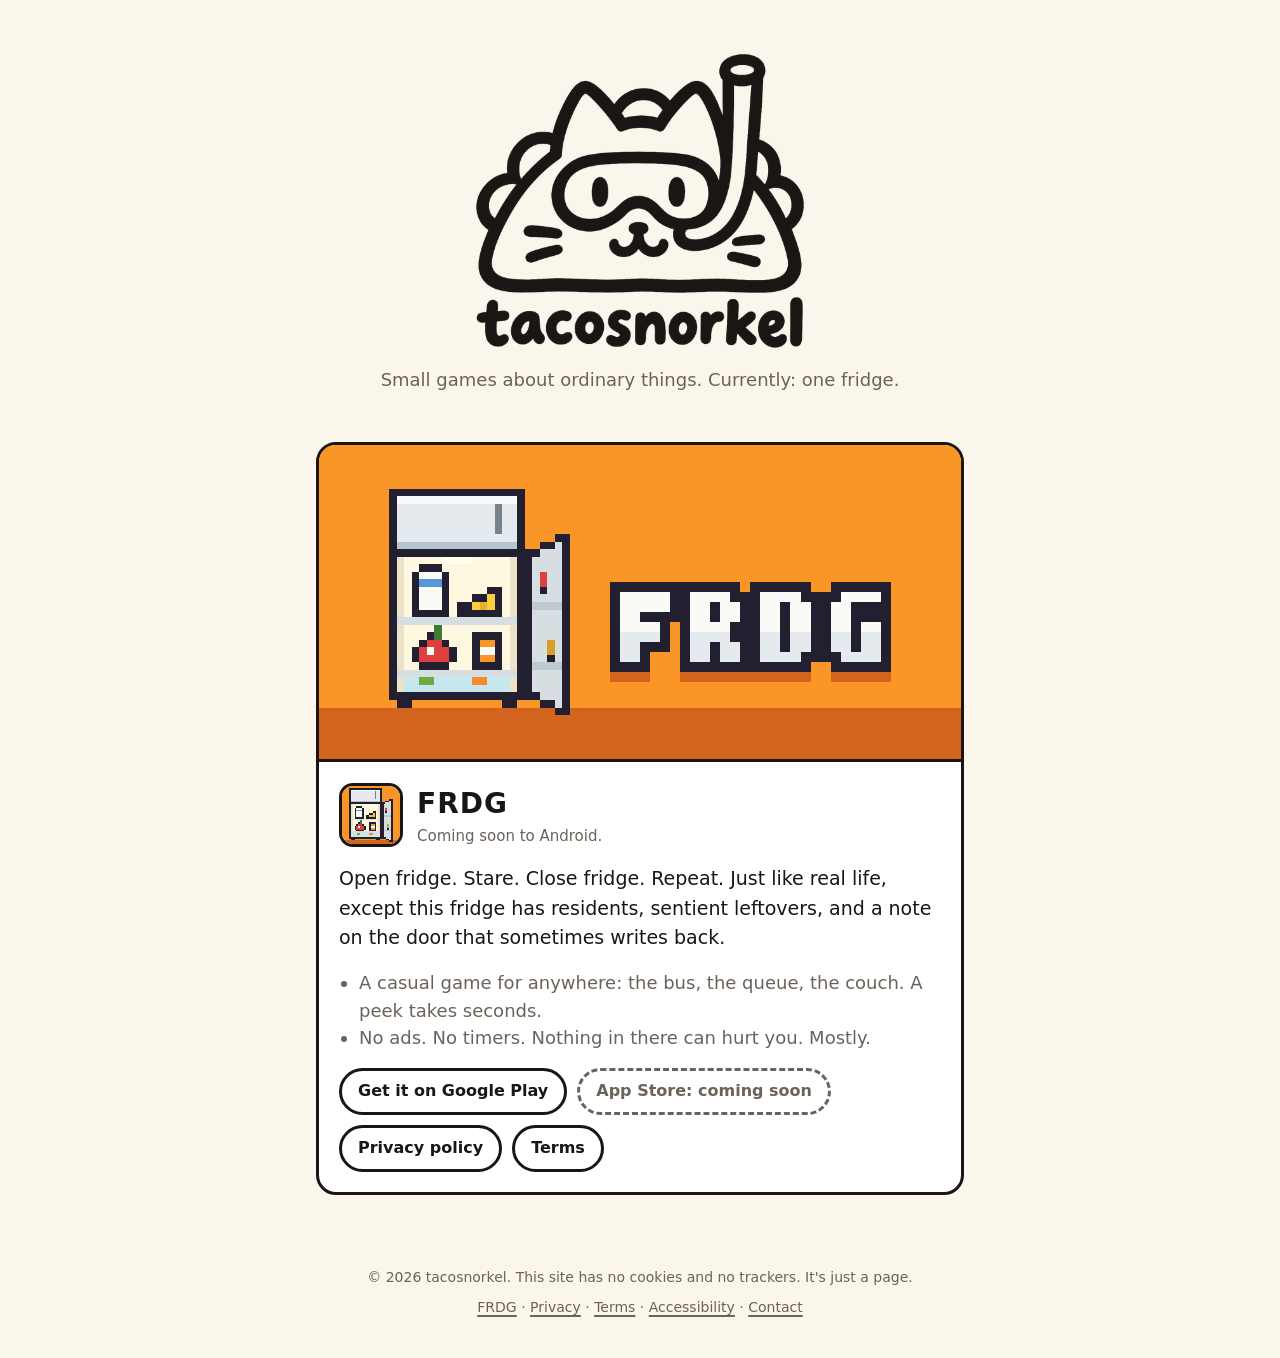
<file: index.html>
<!doctype html>
<html lang="en">
<head>
  <meta charset="utf-8">
  <meta name="viewport" content="width=device-width, initial-scale=1">
  <title>tacosnorkel</title>
  <meta name="description" content="tacosnorkel makes small games about ordinary things. Currently: FRDG, a game about opening a fridge.">
  <link rel="icon" href="/favicon.ico" sizes="any">
  <link rel="icon" type="image/png" href="/img/icon-32.png" sizes="32x32">
  <link rel="apple-touch-icon" href="/img/icon-180.png">
  <meta property="og:title" content="tacosnorkel">
  <meta property="og:description" content="Small games about ordinary things. Currently: one fridge.">
  <meta property="og:image" content="https://tacosnorkel.com/img/frdg-feature.png">
  <link rel="stylesheet" href="/style.css">
</head>
<body>
  <main>
    <header class="hero">
      <img class="logo" src="/img/logo.png" width="536" height="483" alt="tacosnorkel: a cat in a taco, wearing a snorkel">
      <p class="tagline">Small games about ordinary things. Currently: one fridge.</p>
    </header>

    <section class="game" id="frdg">
      <img class="banner pixel" src="/img/frdg-feature.png" width="1024" height="500" alt="FRDG">
      <div class="body">
        <div class="head">
          <img class="icon pixel" src="/img/frdg-icon.png" width="512" height="512" alt="">
          <div>
            <h2>FRDG</h2>
            <p class="status">Coming soon to Android.</p>
          </div>
        </div>
        <blockquote>
          Open fridge. Stare. Close fridge. Repeat. Just like real life, except this
          fridge has residents, sentient leftovers, and a note on the door that
          sometimes writes back.
        </blockquote>
        <ul>
          <li>A casual game for anywhere: the bus, the queue, the couch. A peek takes seconds.</li>
          <li>No ads. No timers. Nothing in there can hurt you. Mostly.</li>
        </ul>
        <div class="links">
          <a class="button" href="https://play.google.com/store/apps/details?id=com.cloudsnorkel.frdg">Get it on Google Play</a>
          <span class="button disabled" aria-disabled="true">App Store: coming soon</span>
          <a class="button" href="/frdg/privacy/">Privacy policy</a>
          <a class="button" href="/frdg/terms/">Terms</a>
        </div>
      </div>
    </section>
  </main>
  <footer>
    &copy; 2026 tacosnorkel. This site has no cookies and no trackers. It's just a page.
    <nav aria-label="Site"><a href="/frdg/">FRDG</a> · <a href="/frdg/privacy/">Privacy</a> · <a href="/frdg/terms/">Terms</a> · <a href="/accessibility/">Accessibility</a> · <a href="mailto:info@cloudsnorkel.com">Contact</a></nav>
  </footer>
</body>
</html>
</file>
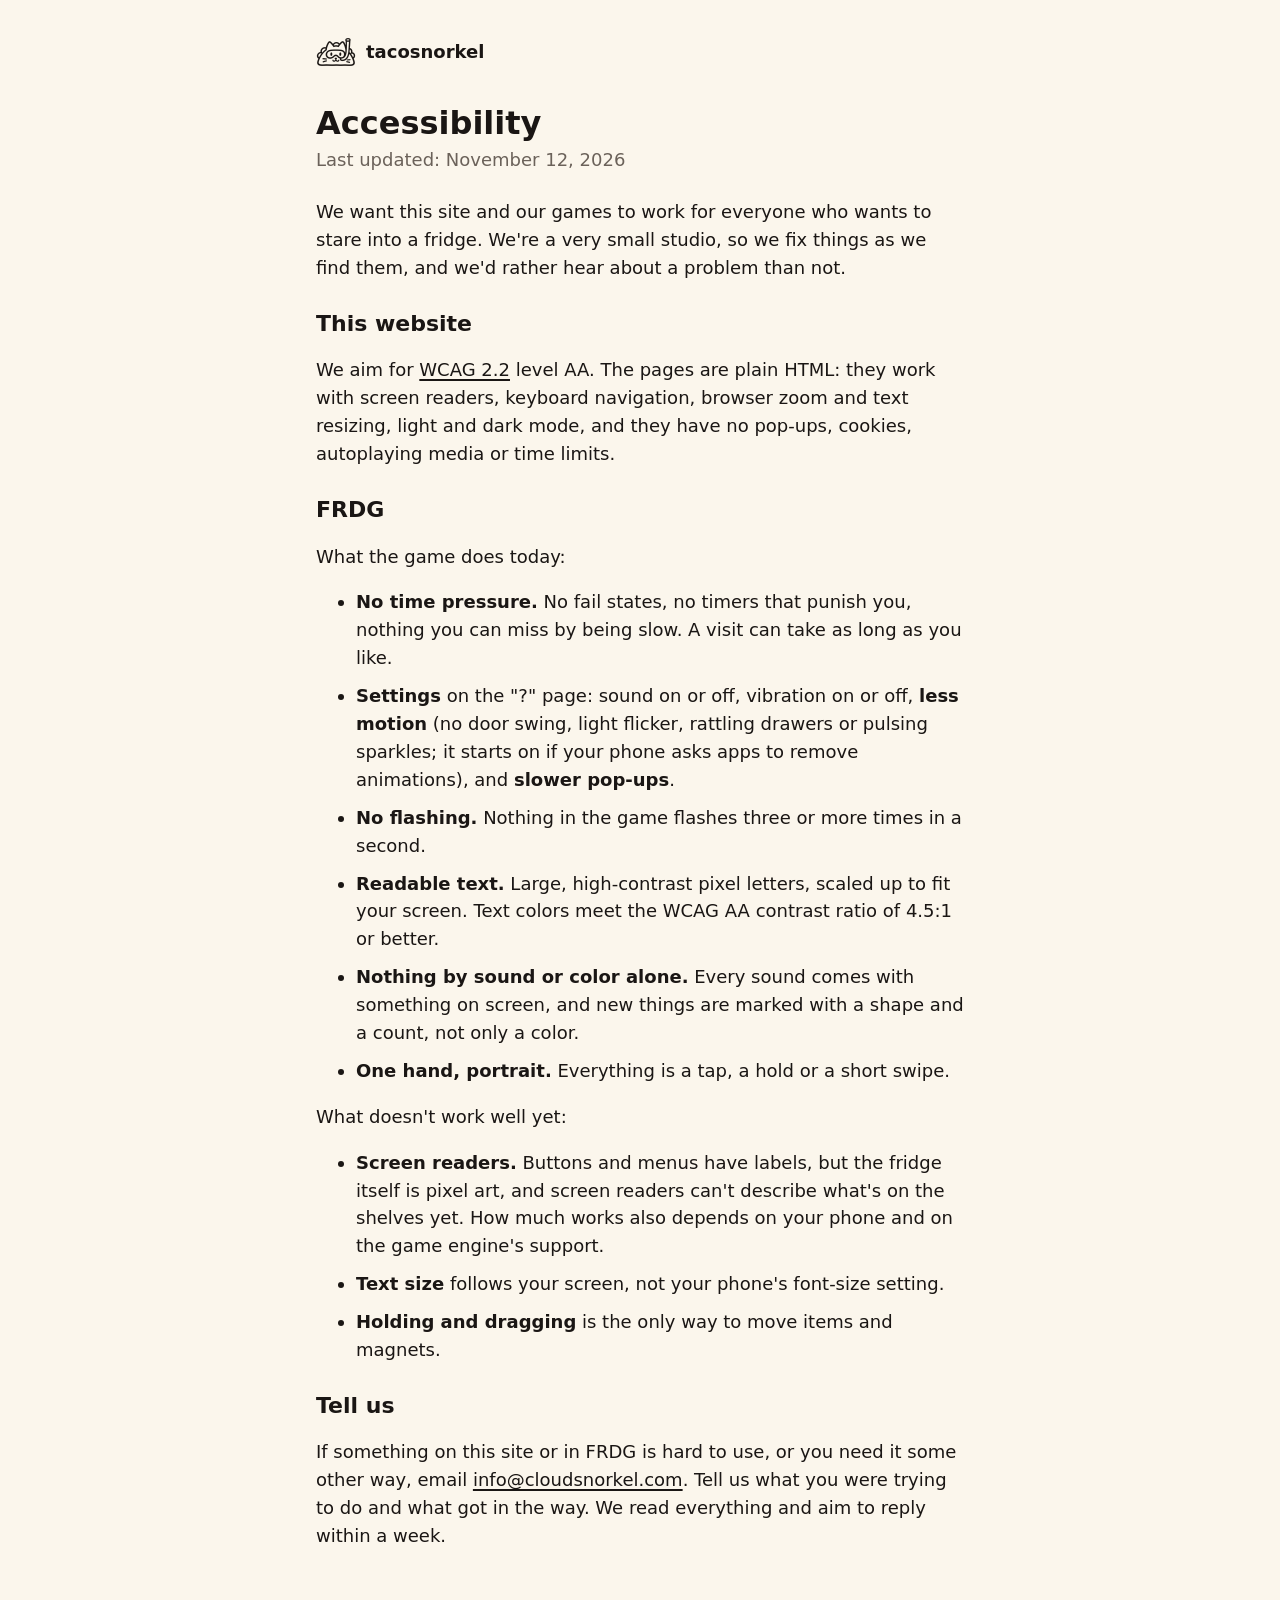
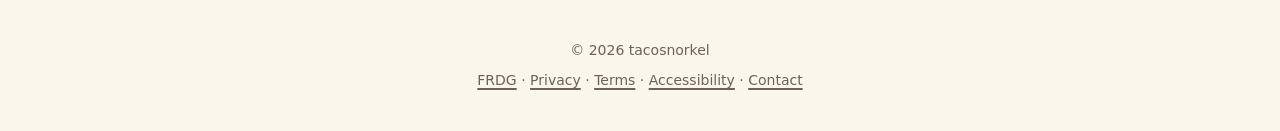
<file: accessibility/index.html>
<!doctype html>
<html lang="en">
<head>
  <meta charset="utf-8">
  <meta name="viewport" content="width=device-width, initial-scale=1">
  <title>Accessibility</title>
  <meta name="description" content="How tacosnorkel.com and FRDG try to work for everyone, what does not work yet, and how to tell us.">
  <link rel="canonical" href="https://tacosnorkel.com/accessibility/">
  <link rel="icon" href="/favicon.ico" sizes="any">
  <link rel="icon" type="image/png" href="/img/icon-32.png" sizes="32x32">
  <link rel="apple-touch-icon" href="/img/icon-180.png">
  <link rel="stylesheet" href="/style.css">
</head>
<body>
  <main class="doc">
    <a class="back" href="/"><img class="logo" src="/img/mark.png" width="160" height="160" alt=""> tacosnorkel</a>

    <h1>Accessibility</h1>
    <p class="updated">Last updated: November 12, 2026</p>

    <p>We want this site and our games to work for everyone who wants to stare
    into a fridge. We're a very small studio, so we fix things as we find them,
    and we'd rather hear about a problem than not.</p>

    <h2>This website</h2>
    <p>We aim for <a href="https://www.w3.org/TR/WCAG22/">WCAG 2.2</a> level AA. The pages
    are plain HTML: they work with screen readers, keyboard navigation, browser zoom
    and text resizing, light and dark mode, and they have no pop-ups, cookies,
    autoplaying media or time limits.</p>

    <h2>FRDG</h2>
    <p>What the game does today:</p>
    <ul>
      <li><strong>No time pressure.</strong> No fail states, no timers that punish you,
      nothing you can miss by being slow. A visit can take as long as you like.</li>
      <li><strong>Settings</strong> on the "?" page: sound on or off, vibration on or off,
      <strong>less motion</strong> (no door swing, light flicker, rattling drawers or
      pulsing sparkles; it starts on if your phone asks apps to remove animations),
      and <strong>slower pop-ups</strong>.</li>
      <li><strong>No flashing.</strong> Nothing in the game flashes three or more times in a second.</li>
      <li><strong>Readable text.</strong> Large, high-contrast pixel letters, scaled up to
      fit your screen. Text colors meet the WCAG AA contrast ratio of 4.5:1 or better.</li>
      <li><strong>Nothing by sound or color alone.</strong> Every sound comes with
      something on screen, and new things are marked with a shape and a count, not
      only a color.</li>
      <li><strong>One hand, portrait.</strong> Everything is a tap, a hold or a short
      swipe.</li>
    </ul>

    <p>What doesn't work well yet:</p>
    <ul>
      <li><strong>Screen readers.</strong> Buttons and menus have labels, but the fridge
      itself is pixel art, and screen readers can't describe what's on the shelves yet.
      How much works also depends on your phone and on the game engine's support.</li>
      <li><strong>Text size</strong> follows your screen, not your phone's font-size setting.</li>
      <li><strong>Holding and dragging</strong> is the only way to move items and magnets.</li>
    </ul>

    <h2>Tell us</h2>
    <p>If something on this site or in FRDG is hard to use, or you need it some other
    way, email <a href="mailto:info@cloudsnorkel.com">info@cloudsnorkel.com</a>. Tell us
    what you were trying to do and what got in the way. We read everything and aim to
    reply within a week.</p>
  </main>
  <footer>
    &copy; 2026 tacosnorkel
    <nav aria-label="Site"><a href="/frdg/">FRDG</a> · <a href="/frdg/privacy/">Privacy</a> · <a href="/frdg/terms/">Terms</a> · <a href="/accessibility/">Accessibility</a> · <a href="mailto:info@cloudsnorkel.com">Contact</a></nav>
  </footer>
</body>
</html>
</file>
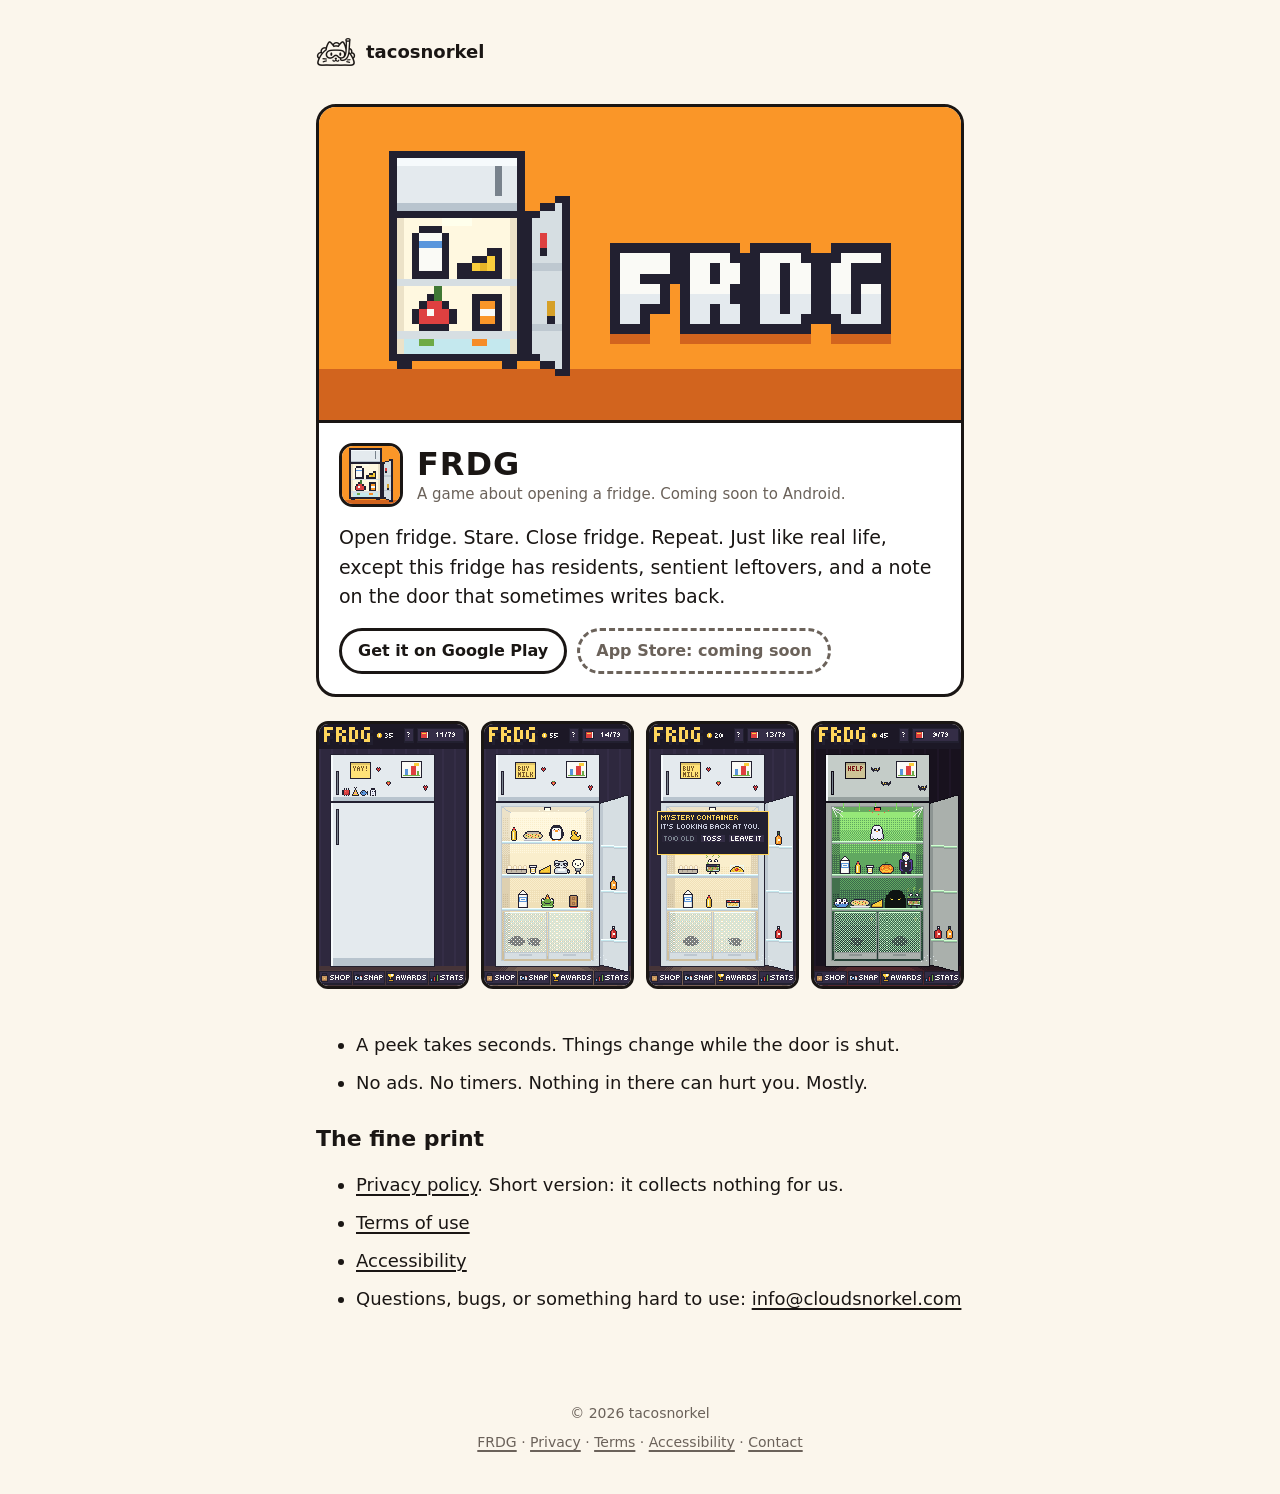
<file: frdg/index.html>
<!doctype html>
<html lang="en">
<head>
  <meta charset="utf-8">
  <meta name="viewport" content="width=device-width, initial-scale=1">
  <title>FRDG</title>
  <meta name="description" content="FRDG, a game about opening a fridge: where to get it, and the fine print.">
  <link rel="canonical" href="https://tacosnorkel.com/frdg/">
  <link rel="icon" href="/favicon.ico" sizes="any">
  <link rel="icon" type="image/png" href="/img/icon-32.png" sizes="32x32">
  <link rel="apple-touch-icon" href="/img/icon-180.png">
  <meta property="og:title" content="FRDG">
  <meta property="og:description" content="Open fridge. Stare. Close fridge. Repeat.">
  <meta property="og:image" content="https://tacosnorkel.com/img/frdg-feature.png">
  <meta property="og:url" content="https://tacosnorkel.com/frdg/">
  <link rel="stylesheet" href="/style.css">
</head>
<body>
  <main class="doc">
    <a class="back" href="/"><img class="logo" src="/img/mark.png" width="160" height="160" alt=""> tacosnorkel</a>

    <section class="game">
      <img class="banner pixel" src="/img/frdg-feature.png" width="1024" height="500" alt="FRDG">
      <div class="body">
        <div class="head">
          <img class="icon pixel" src="/img/frdg-icon.png" width="512" height="512" alt="">
          <div>
            <h1>FRDG</h1>
            <p class="status">A game about opening a fridge. Coming soon to Android.</p>
          </div>
        </div>
        <blockquote>
          Open fridge. Stare. Close fridge. Repeat. Just like real life, except this
          fridge has residents, sentient leftovers, and a note on the door that
          sometimes writes back.
        </blockquote>
        <div class="links">
          <a class="button" href="https://play.google.com/store/apps/details?id=com.cloudsnorkel.frdg">Get it on Google Play</a>
          <span class="button disabled" aria-disabled="true">App Store: coming soon</span>
        </div>
      </div>
    </section>

    <ul class="shots" aria-label="Screenshots">
      <li><img class="pixel" src="/img/frdg/closed.png" width="288" height="512" alt="The fridge, shut. Magnets and a note that says YAY on the door."></li>
      <li><img class="pixel" src="/img/frdg/residents.png" width="288" height="512" alt="The fridge, open. A small penguin and a raccoon live on the shelves."></li>
      <li><img class="pixel" src="/img/frdg/menu.png" width="288" height="512" alt="A mystery container. It's looking back at you."></li>
      <li><img class="pixel" src="/img/frdg/halloween.png" width="288" height="512" alt="Halloween week. The fridge glows green and the note says HELP."></li>
    </ul>

    <ul>
      <li>A peek takes seconds. Things change while the door is shut.</li>
      <li>No ads. No timers. Nothing in there can hurt you. Mostly.</li>
    </ul>

    <h2>The fine print</h2>
    <ul>
      <li><a href="/frdg/privacy/">Privacy policy</a>. Short version: it collects nothing for us.</li>
      <li><a href="/frdg/terms/">Terms of use</a></li>
      <li><a href="/accessibility/">Accessibility</a></li>
      <li>Questions, bugs, or something hard to use: <a href="mailto:info@cloudsnorkel.com">info@cloudsnorkel.com</a></li>
    </ul>
  </main>
  <footer>
    &copy; 2026 tacosnorkel
    <nav aria-label="Site"><a href="/frdg/">FRDG</a> · <a href="/frdg/privacy/">Privacy</a> · <a href="/frdg/terms/">Terms</a> · <a href="/accessibility/">Accessibility</a> · <a href="mailto:info@cloudsnorkel.com">Contact</a></nav>
  </footer>
</body>
</html>
</file>
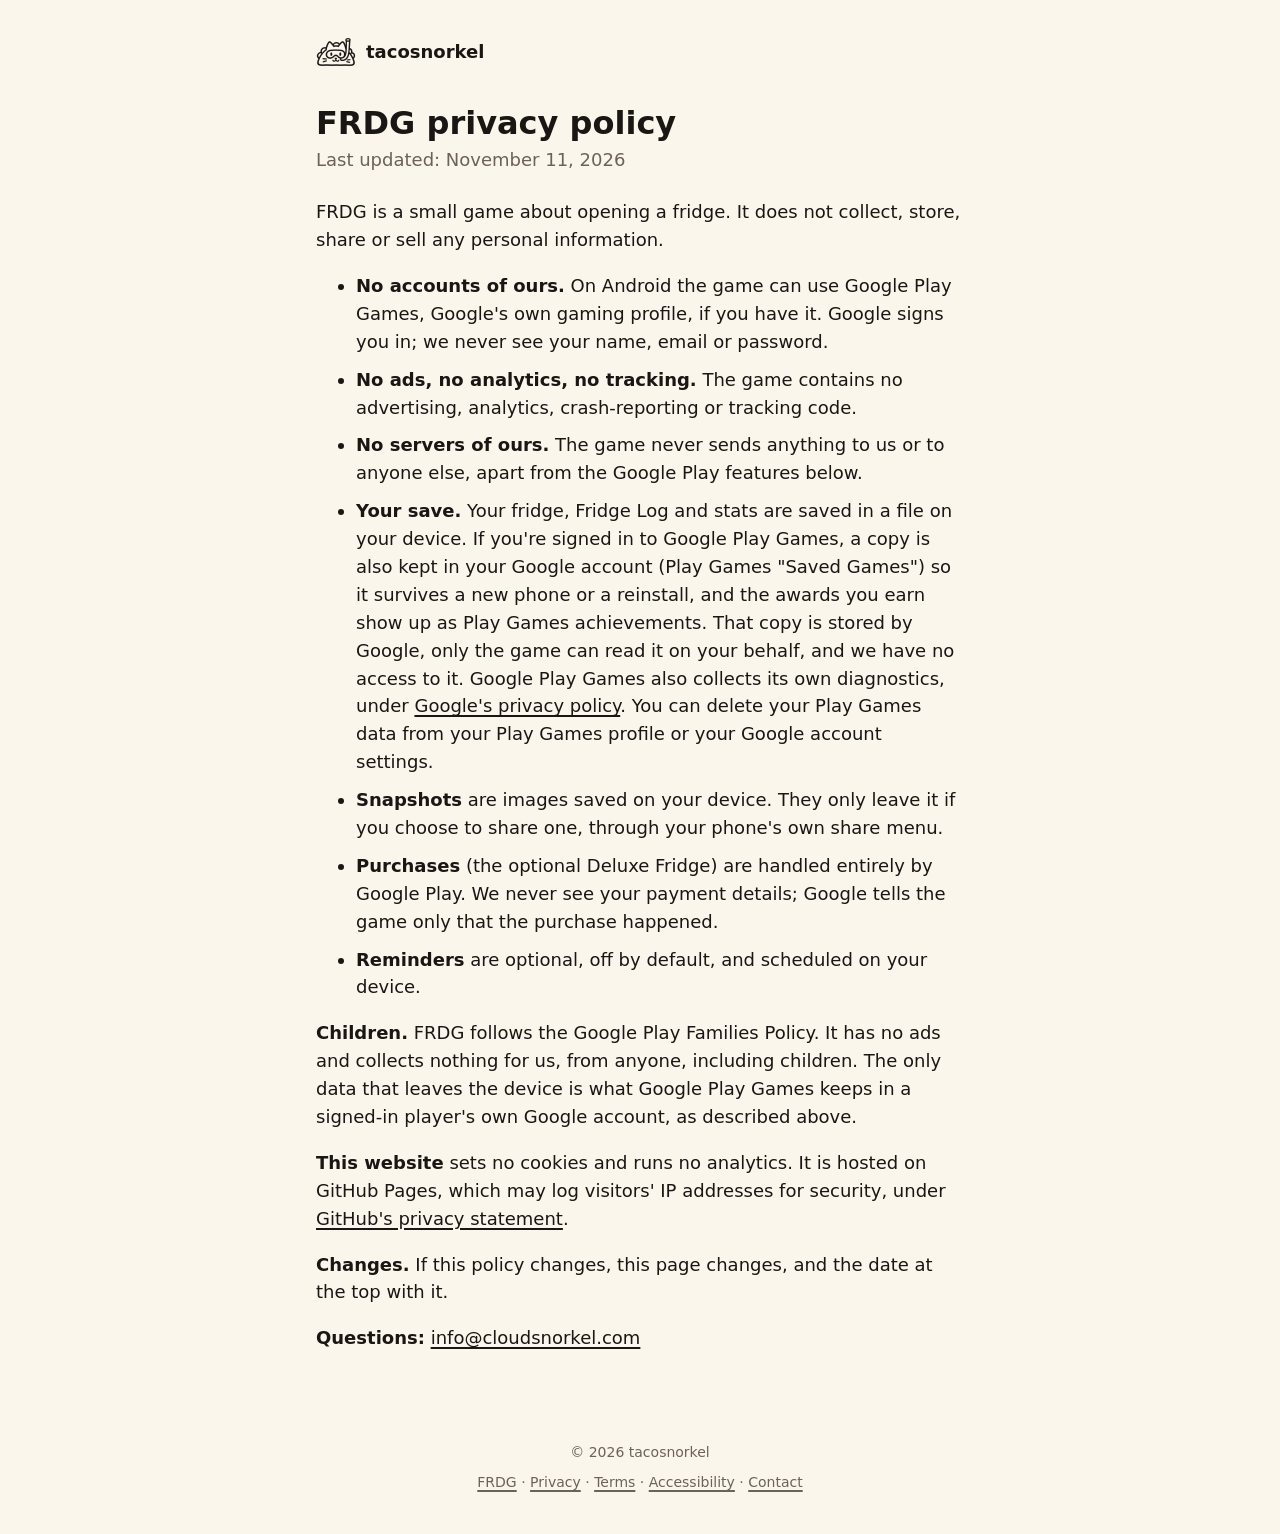
<file: frdg/privacy/index.html>
<!doctype html>
<html lang="en">
<head>
  <meta charset="utf-8">
  <meta name="viewport" content="width=device-width, initial-scale=1">
  <title>FRDG privacy policy</title>
  <meta name="description" content="FRDG collects nothing for us. No ads, no analytics, no tracking.">
  <link rel="canonical" href="https://tacosnorkel.com/frdg/privacy/">
  <link rel="icon" href="/favicon.ico" sizes="any">
  <link rel="icon" type="image/png" href="/img/icon-32.png" sizes="32x32">
  <link rel="apple-touch-icon" href="/img/icon-180.png">
  <link rel="stylesheet" href="/style.css">
</head>
<body>
  <main class="doc">
    <a class="back" href="/"><img class="logo" src="/img/mark.png" width="160" height="160" alt=""> tacosnorkel</a>

    <h1>FRDG privacy policy</h1>
    <p class="updated">Last updated: November 11, 2026</p>

    <p>FRDG is a small game about opening a fridge. It does not collect, store,
    share or sell any personal information.</p>

    <ul>
      <li><strong>No accounts of ours.</strong> On Android the game can use Google Play Games,
      Google's own gaming profile, if you have it. Google signs you in; we never
      see your name, email or password.</li>
      <li><strong>No ads, no analytics, no tracking.</strong> The game contains no advertising,
      analytics, crash-reporting or tracking code.</li>
      <li><strong>No servers of ours.</strong> The game never sends anything to us or to anyone
      else, apart from the Google Play features below.</li>
      <li><strong>Your save.</strong> Your fridge, Fridge Log and stats are saved in a file on
      your device. If you're signed in to Google Play Games, a copy is also kept
      in your Google account (Play Games "Saved Games") so it survives a new phone
      or a reinstall, and the awards you earn show up as Play Games achievements.
      That copy is stored by Google, only the game can read it on your behalf,
      and we have no access to it. Google Play Games also collects its own
      diagnostics, under <a href="https://policies.google.com/privacy">Google's privacy policy</a>.
      You can delete your Play Games data from your Play Games profile or your
      Google account settings.</li>
      <li><strong>Snapshots</strong> are images saved on your device. They only leave it if you
      choose to share one, through your phone's own share menu.</li>
      <li><strong>Purchases</strong> (the optional Deluxe Fridge) are handled entirely by Google
      Play. We never see your payment details; Google tells the game only that
      the purchase happened.</li>
      <li><strong>Reminders</strong> are optional, off by default, and scheduled on your device.</li>
    </ul>

    <p><strong>Children.</strong> FRDG follows the Google Play Families Policy. It has no ads and
    collects nothing for us, from anyone, including children. The only data that
    leaves the device is what Google Play Games keeps in a signed-in player's own
    Google account, as described above.</p>

    <p><strong>This website</strong> sets no cookies and runs no analytics. It is hosted on
    GitHub Pages, which may log visitors' IP addresses for security, under
    <a href="https://docs.github.com/site-policy/privacy-policies/github-general-privacy-statement">GitHub's privacy statement</a>.</p>

    <p><strong>Changes.</strong> If this policy changes, this page changes, and the date at the top with it.</p>

    <p><strong>Questions:</strong> <a href="mailto:info@cloudsnorkel.com">info@cloudsnorkel.com</a></p>
  </main>
  <footer>
    &copy; 2026 tacosnorkel
    <nav aria-label="Site"><a href="/frdg/">FRDG</a> · <a href="/frdg/privacy/">Privacy</a> · <a href="/frdg/terms/">Terms</a> · <a href="/accessibility/">Accessibility</a> · <a href="mailto:info@cloudsnorkel.com">Contact</a></nav>
  </footer>
</body>
</html>
</file>
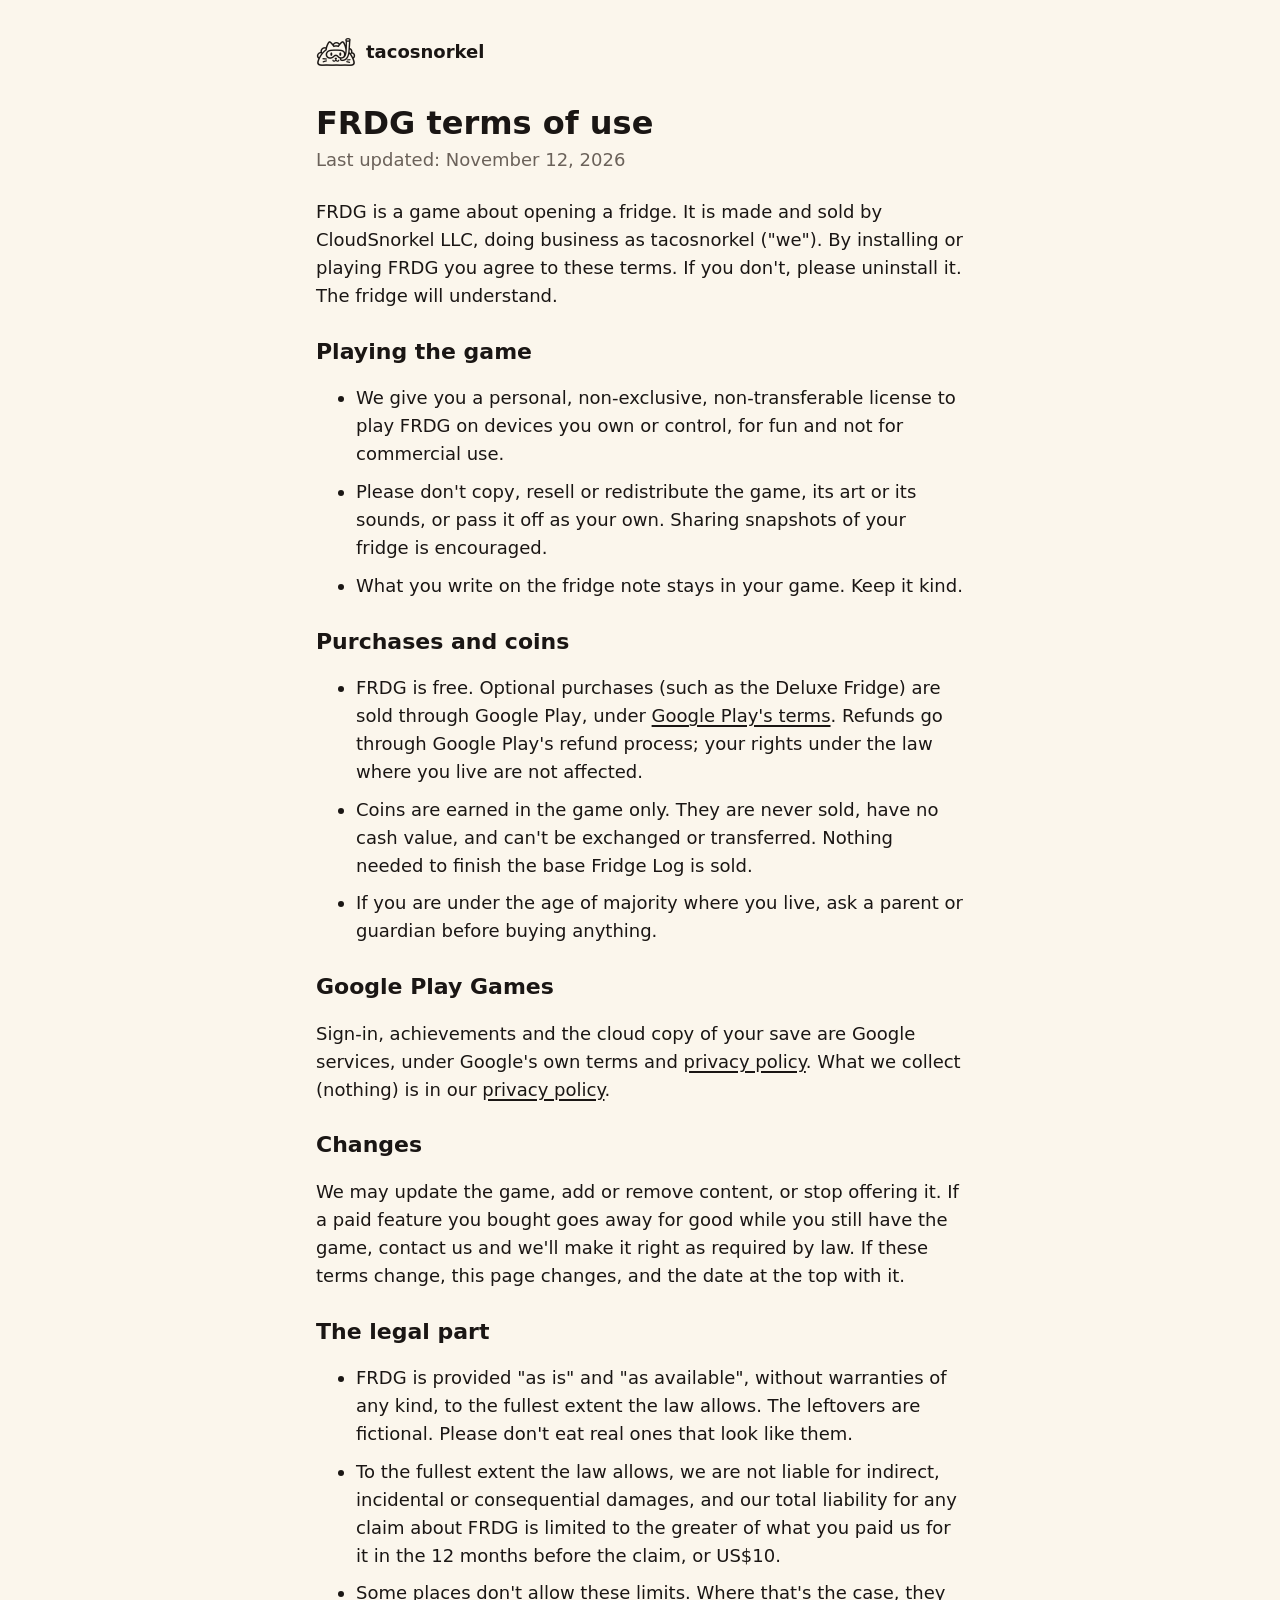
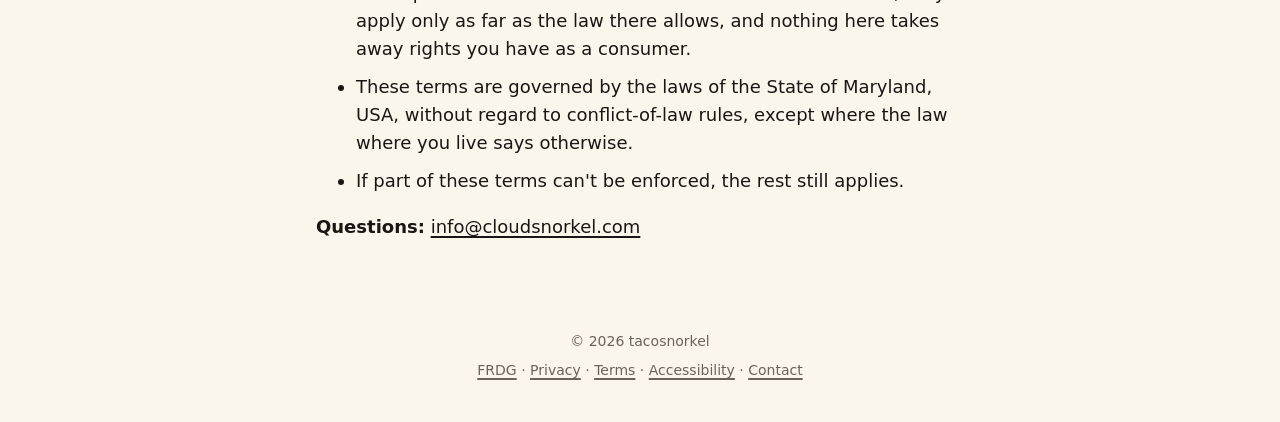
<file: frdg/terms/index.html>
<!doctype html>
<html lang="en">
<head>
  <meta charset="utf-8">
  <meta name="viewport" content="width=device-width, initial-scale=1">
  <title>FRDG terms of use</title>
  <meta name="description" content="The terms for playing FRDG. Short, because it is a game about a fridge.">
  <link rel="canonical" href="https://tacosnorkel.com/frdg/terms/">
  <link rel="icon" href="/favicon.ico" sizes="any">
  <link rel="icon" type="image/png" href="/img/icon-32.png" sizes="32x32">
  <link rel="apple-touch-icon" href="/img/icon-180.png">
  <link rel="stylesheet" href="/style.css">
</head>
<body>
  <main class="doc">
    <a class="back" href="/"><img class="logo" src="/img/mark.png" width="160" height="160" alt=""> tacosnorkel</a>

    <h1>FRDG terms of use</h1>
    <p class="updated">Last updated: November 12, 2026</p>

    <p>FRDG is a game about opening a fridge. It is made and sold by
    CloudSnorkel LLC, doing business as tacosnorkel ("we"). By installing or
    playing FRDG you agree to these terms. If you don't, please uninstall it.
    The fridge will understand.</p>

    <h2>Playing the game</h2>
    <ul>
      <li>We give you a personal, non-exclusive, non-transferable license to play FRDG
      on devices you own or control, for fun and not for commercial use.</li>
      <li>Please don't copy, resell or redistribute the game, its art or its sounds,
      or pass it off as your own. Sharing snapshots of your fridge is encouraged.</li>
      <li>What you write on the fridge note stays in your game. Keep it kind.</li>
    </ul>

    <h2>Purchases and coins</h2>
    <ul>
      <li>FRDG is free. Optional purchases (such as the Deluxe Fridge) are sold through
      Google Play, under <a href="https://play.google.com/about/play-terms/">Google Play's terms</a>.
      Refunds go through Google Play's refund process; your rights under the law
      where you live are not affected.</li>
      <li>Coins are earned in the game only. They are never sold, have no cash value,
      and can't be exchanged or transferred. Nothing needed to finish the base Fridge
      Log is sold.</li>
      <li>If you are under the age of majority where you live, ask a parent or guardian
      before buying anything.</li>
    </ul>

    <h2>Google Play Games</h2>
    <p>Sign-in, achievements and the cloud copy of your save are Google services,
    under Google's own terms and <a href="https://policies.google.com/privacy">privacy policy</a>.
    What we collect (nothing) is in our <a href="/frdg/privacy/">privacy policy</a>.</p>

    <h2>Changes</h2>
    <p>We may update the game, add or remove content, or stop offering it. If a paid
    feature you bought goes away for good while you still have the game, contact us
    and we'll make it right as required by law. If these terms change, this page
    changes, and the date at the top with it.</p>

    <h2>The legal part</h2>
    <ul>
      <li>FRDG is provided "as is" and "as available", without warranties of any kind,
      to the fullest extent the law allows. The leftovers are fictional. Please don't eat
      real ones that look like them.</li>
      <li>To the fullest extent the law allows, we are not liable for indirect,
      incidental or consequential damages, and our total liability for any claim
      about FRDG is limited to the greater of what you paid us for it in the 12 months
      before the claim, or US$10.</li>
      <li>Some places don't allow these limits. Where that's the case, they apply only
      as far as the law there allows, and nothing here takes away rights you have as a
      consumer.</li>
      <li>These terms are governed by the laws of the State of Maryland, USA, without regard
      to conflict-of-law rules, except where the law where you live says otherwise.</li>
      <li>If part of these terms can't be enforced, the rest still applies.</li>
    </ul>

    <p><strong>Questions:</strong> <a href="mailto:info@cloudsnorkel.com">info@cloudsnorkel.com</a></p>
  </main>
  <footer>
    &copy; 2026 tacosnorkel
    <nav aria-label="Site"><a href="/frdg/">FRDG</a> · <a href="/frdg/privacy/">Privacy</a> · <a href="/frdg/terms/">Terms</a> · <a href="/accessibility/">Accessibility</a> · <a href="mailto:info@cloudsnorkel.com">Contact</a></nav>
  </footer>
</body>
</html>
</file>
<file: style.css>
:root {
  --bg: #fbf6ec;
  --ink: #1a1614;
  --muted: #6b625a;
  --card: #ffffff;
  --line: #1a1614;
  --accent: #e8a33d;
}
@media (prefers-color-scheme: dark) {
  :root {
    --bg: #1b1816;
    --ink: #f4ede1;
    --muted: #b3a999;
    --card: #26221f;
    --line: #f4ede1;
  }
  .logo { filter: invert(1); }
}
* { box-sizing: border-box; }
html { -webkit-text-size-adjust: 100%; }
body {
  margin: 0;
  background: var(--bg);
  color: var(--ink);
  font-family: ui-rounded, "SF Pro Rounded", "Nunito", "Varela Round", system-ui, -apple-system, "Segoe UI", Roboto, sans-serif;
  font-size: 18px;
  line-height: 1.55;
}
main { max-width: 680px; margin: 0 auto; padding: 32px 16px 48px; }
a { color: inherit; text-decoration-thickness: 2px; text-underline-offset: 3px; }
a:hover { text-decoration-thickness: 4px; }
a:focus-visible, .button:focus-visible { outline: 3px solid var(--ink); outline-offset: 3px; border-radius: 4px; }
.pixel { image-rendering: pixelated; image-rendering: crisp-edges; }

.hero { text-align: center; padding: 16px 0 8px; }
.logo { width: min(340px, 80vw); height: auto; display: block; margin: 0 auto; }
.tagline { color: var(--muted); margin: 12px 0 0; }

.game {
  margin-top: 40px;
  background: var(--card);
  border: 3px solid var(--line);
  border-radius: 20px;
  overflow: hidden;
}
.game .banner { display: block; width: 100%; height: auto; border-bottom: 3px solid var(--line); }
.game .body { padding: 20px; }
.game .head { display: flex; align-items: center; gap: 14px; }
.game .icon { width: 64px; height: 64px; border-radius: 14px; border: 3px solid var(--line); flex: none; }
.game h1, .game h2 { margin: 0; font-size: 28px; letter-spacing: 1px; }
.game .status { margin: 0; color: var(--muted); font-size: 15px; }
.game blockquote { margin: 16px 0; padding: 0; font-size: 19px; }
.game ul { margin: 0 0 16px; padding-left: 20px; color: var(--muted); }
.links { display: flex; flex-wrap: wrap; gap: 10px; }
.button {
  display: inline-block;
  padding: 8px 16px;
  border: 3px solid var(--line);
  border-radius: 999px;
  text-decoration: none;
  font-weight: 700;
  font-size: 16px;
}

.doc .game { margin-top: 24px; }
.doc .game h1 { margin: 0; }
.shots {
  list-style: none;
  margin: 24px -16px;
  padding: 0 16px 8px;
  display: grid;
  grid-auto-flow: column;
  grid-auto-columns: minmax(150px, 1fr);
  gap: 12px;
  overflow-x: auto;
  scroll-snap-type: x mandatory;
}
.shots li { margin: 0; scroll-snap-align: start; }
.shots img { display: block; width: 100%; height: auto; border: 3px solid var(--line); border-radius: 12px; }

.doc h1 { font-size: 32px; line-height: 1.2; margin: 24px 0 4px; }
.doc h2 { font-size: 22px; line-height: 1.3; margin: 28px 0 8px; }
.doc .updated { color: var(--muted); margin: 0 0 24px; }
.doc li { margin-bottom: 10px; }
.back { display: inline-flex; align-items: center; gap: 10px; text-decoration: none; font-weight: 700; }
.back img { width: 40px; height: auto; }

footer nav { margin-top: 8px; }
footer { max-width: 680px; margin: 0 auto; padding: 24px 16px 40px; color: var(--muted); font-size: 14px; text-align: center; }
.button.disabled { border-style: dashed; color: var(--muted); border-color: var(--muted); cursor: default; }
</file>
